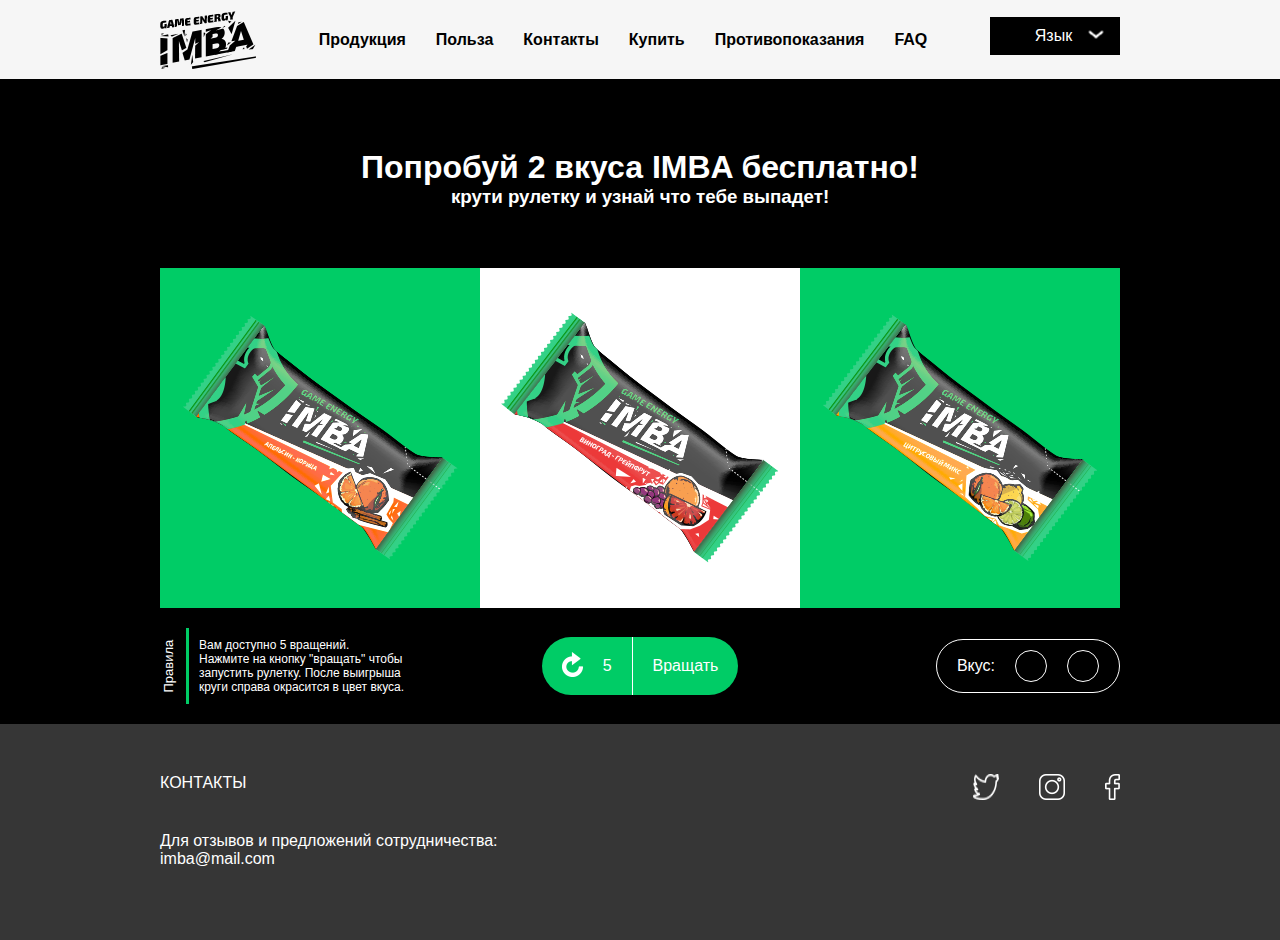
<file: imba/index.html>
<!DOCTYPE html>
<html>
    <head>
        <meta charset="UTF-8">
        <link rel="stylesheet" href="style.css">
        <script src="jquery-3.3.1.min.js"></script>
        <script src="roulette.min.js"></script>
        <script src="script.js"></script>
    </head>
    <body>
        <div class="header">
            <div class="header-content">
                <img src="logo.png"> 
                <div class="menu">
                    <div class="menu-item">
                        <a href="#">Продукция</a>
                    </div>
                    <div class="menu-item">
                        <a href="#">Польза</a>
                    </div>
                    <div class="menu-item">
                        <a href="#">Контакты</a>
                    </div>
                    <div class="menu-item">
                        <a href="#">Купить</a>
                    </div>
                    <div class="menu-item">
                        <a href="#">Противопоказания</a>
                    </div>
                    <div class="menu-item">
                        <a href="#">FAQ</a>
                    </div>
                    
                </div>           
                
                <div class="lang-selector">
                    <div class="arrow">
                        <img src="arrow.png"/>
                    </div>
                    <div class="current-lang">Язык</div>
                    <div class="dropdown">
                        <div class="ru lang"><b>РУССКИЙ</b></div>
                        <div class="en lang"><b>ENGLISH</b></div>
                    </div>
                    

                </div>
            </div>


        </div>
        <div class="content">
                
            <div class="content-content">
            
                <div class="text1">
                    <h1>Попробуй 2 вкуса IMBA бесплатно!</h1>
                    <h3>крути рулетку и узнай что тебе выпадет!</h3>
                </div>
                <div class="roulette">
                    
                           

                            
                    <div class="roulette-conteiner">
                        
                           
    
                            
                        <div class="roulette1">
                            <img src="p3.png"/>
                            <img src="p1.png"/>
                            <img src="p2.png"/>
                        </div>
                    </div> 
                    <div class="roulette-conteiner">
                            <div class="roulette2">
                                <img src="p2.png"/>
                                <img src="p3.png"/>
                                <img src="p1.png"/>
                            </div>
                        </div>
                        <div class="roulette-conteiner">
                                <div class="roulette3">
                                    <img src="p1.png"/>
                                    <img src="p2.png"/>
                                    <img src="p3.png"/>
                                
                                
                                </div>
                                
    
                            
                            </div>
                            
                            



                            

                </div>
                
                <div class="roulette-footer">
                    
                    <div class="roulette-footer-item rules">
                        <div class="rules-title">
                            <div>Правила</div>
                        </div>
                        <div class="rules-line"></div>
                        <div class="rules-text">
                            <p>Вам доступно 5 вращений.</p>
                            <p>Нажмите на кнопку "вращать" чтобы</p>
                            <p>запустить рулетку. После выигрыша</p>
                            <p>круги справа окрасится в цвет вкуса.</p>
                            
                        </div>                        
                    </div>
                    <div class="roulette-footer-item rolle-button">
                        <div class="button">
                            <div class="smart"><img src="Векторный смарт-объект.png"/></div>
                            <div class="count">5</div>
                            <div class="button-item">Вращать</div>
                    
                        </div>

                    </div>
                    <div class="roulette-footer-item taste">
                        <div class="taste-selector">
                            <div class="caption">Вкус:</div>
                            <div class="taste1"></div>
                            <div class="taste2"></div>
                        </div>

                    </div>
                    

                </div>
                <div class="congratulations">
                    <div class="text2">
                        <p><b>Поздравляем!</b> Вы выиграли два бесплатных пробника: <span style="color:#ff6c3d">«Апельсин - корица»</span> и <span style="color:#ec4444">«Виноград греипфрут»</span></p>
                        <p>Введите адрес доставки и электронную почту чтобы мы как можно скорее отправили вам IMBA!</p>

                    </div>
                    <form class="form">
                        <div class="inputs">
                            <input type="text" name="address" id="address" placeholder="Адрес досавки"/>
                            <input type="text" name="email" id="email" placeholder="Эл.почта"/>

                        </div>
                        <div class="buttons">
                            <button type="submit">
                                <div>Отправить</div>
                                <div>
                                    <img src="arrow.png"/>
                                </div>
                            </button>
                        </div>
                    </form>
                    


                </div>
            </div>

        </div>
        <div class="footer">
            <div class="footer-content">
                <div class="text10">
                    <span>КОНТАКТЫ</span>
                    <span>
                        <img src="twitter.png"/>
                        <img src="instagram.png"/>
                        <img src="facebook.png"/>
                    </span>
                </div>
                <div class="text11">
                    <p>Для отзывов и предложений сотрудничества:<br/>
                    imba@mail.com</p>
                </div>
               
            </div>
        </div>





    </body>







</html>
</file>
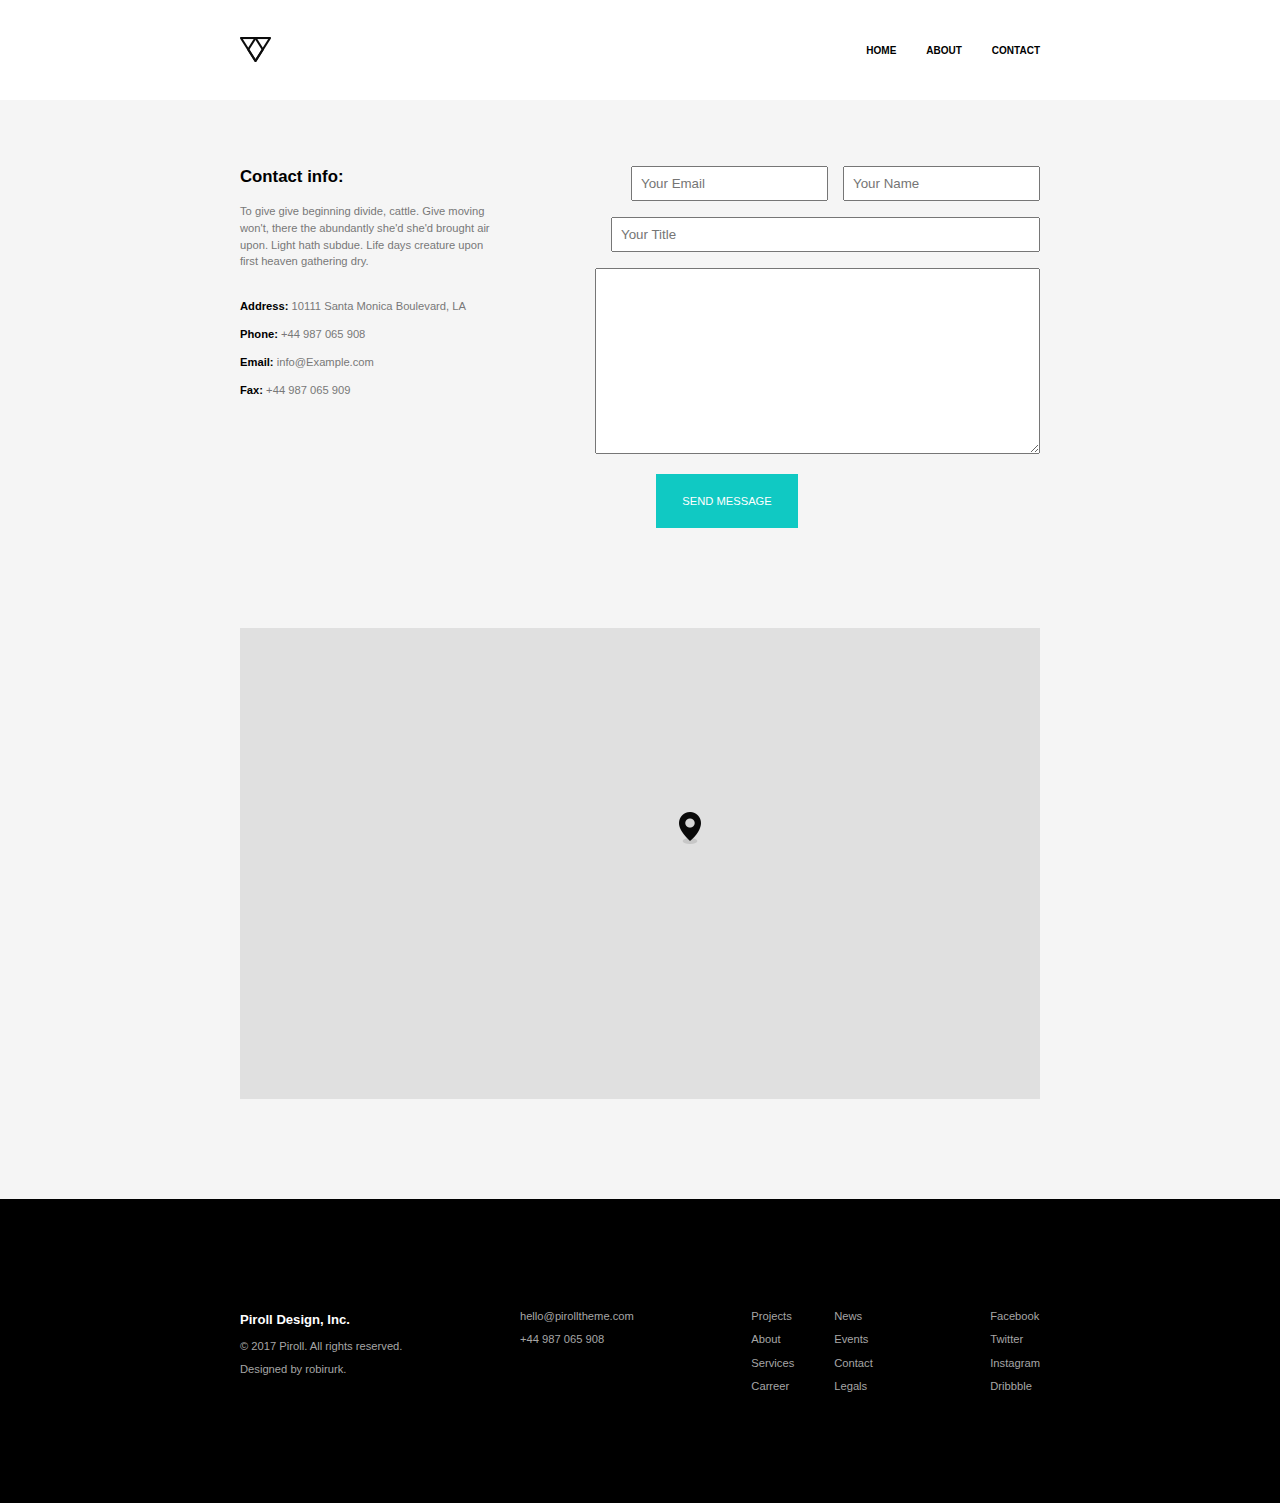
<file: lending/index.html>
<!DOCTYPE html>
<html lang="ru">
<head>
    <meta charset="UTF-8">
    <meta name="viewport" content="width=device-width, initial-scale=1.0">
    <meta http-equiv="X-UA-Compatible" content="ie=edge">
    <title>Document</title>
    <link rel="stylesheet" href="style.css">
    <script defer src="script.js"></script>
</head>
<body>
   
    <div class="header">
        <div class="header-content">
            <div class="logo" ><img src="logo.png" alt=""></div>
            <div class="menu">
                <div class="menu-item">HOME</div>
                <div class="menu-item">ABOUT</div>
                <div class="menu-item">CONTACT</div>
            </div>
        </div>
    </div>
    <div class="content">
                <div class="text"><span class="contetn-text"><p><h2>Contact info:</h2></p></span>
                <p>To give give beginning divide, cattle. Give moving </br>
                    won't, there the abundantly she'd she'd brought air </br>
                    upon. Light hath subdue. Life days creature upon </br>
                    first heaven gathering dry.</p>  </br>
                <b><span class="contetn-text">Address:</b></span>  10111 Santa Monica Boulevard, LA
                <p><b><span class="contetn-text">Phone:</span></b>  +44 987 065 908</p>
                <p><b><span class="contetn-text">Email:</span></b>  info@Example.com</p>
                <p><b><span class="contetn-text">Fax:</span></b>  +44 987 065 909</p>
                </div>
                <div class="input">
                        <form id="form">
                            <div class="form-inpu">
                                <p><input type="email" name="yourName" id="yourName" value="" size="20" placeholder="Your Name" /></p>
                                <p><input type="text" name="yourEmail" id="yourEmail" value="" size="20" placeholder="Your Email" /></p>
                            </div> 
                            <div class="form-input-2">
                            <input type="text" name="yourTitle" id="yourTitle" size="49" placeholder="Your Title" />
                        </div>  
                        <div class="form-input-3">
                            <p><textarea name="yourcomment" id="yourcomment" cols="53" rows="12" placeholder="Your Comment"> </textarea></p>
                        </div>
                     </form>
                    
            </div>
        </div>   
        
                <div class="button">
                          <button class="button1">SEND MESSAGE</button>
                </div>

                <div class="map">
                    <img src="pointer.png" alt="map">
                </div>

                <div class="footer">
                    <div class="footer-text">
                        <div class="footer-text1">
                            <span class="color"><p><h3>Piroll Design, Inc.</h3></p></span>
                            <p>© 2017 Piroll. All rights reserved.</br></p>
                               <p> Designed by robirurk.</p>
                        </div>
                        <div class="footer-text2">
                               <p>hello@pirolltheme.com <br></p> 
                                +44 987 065 908 <br>
                        </div>
                        <div class="div-text">
                            <div class="footer-text3">
                             <p>   Projects <br> </p>
                               <p> About <br></p>
                                <p> Services <br></p>
                               <p> Carreer <br></p>
                            </div>
                        <div class="footer-text4">
                              <p>  News <br></p>
                              <p>  Events <br></p>
                                <p> Contact <br></p>
                                <p>Legals <br></p>
                        </div>
                        </div>
                        <div class="footer-text5">
                                 <p>Facebook <br></p>
                                <p> Twitter <br></p>
                                <p> Instagram <br> </p>
                                <p>Dribbble <br></p>
                        </div>
                        
                    </div>
                </div>

    







</body>
</html>
</file>
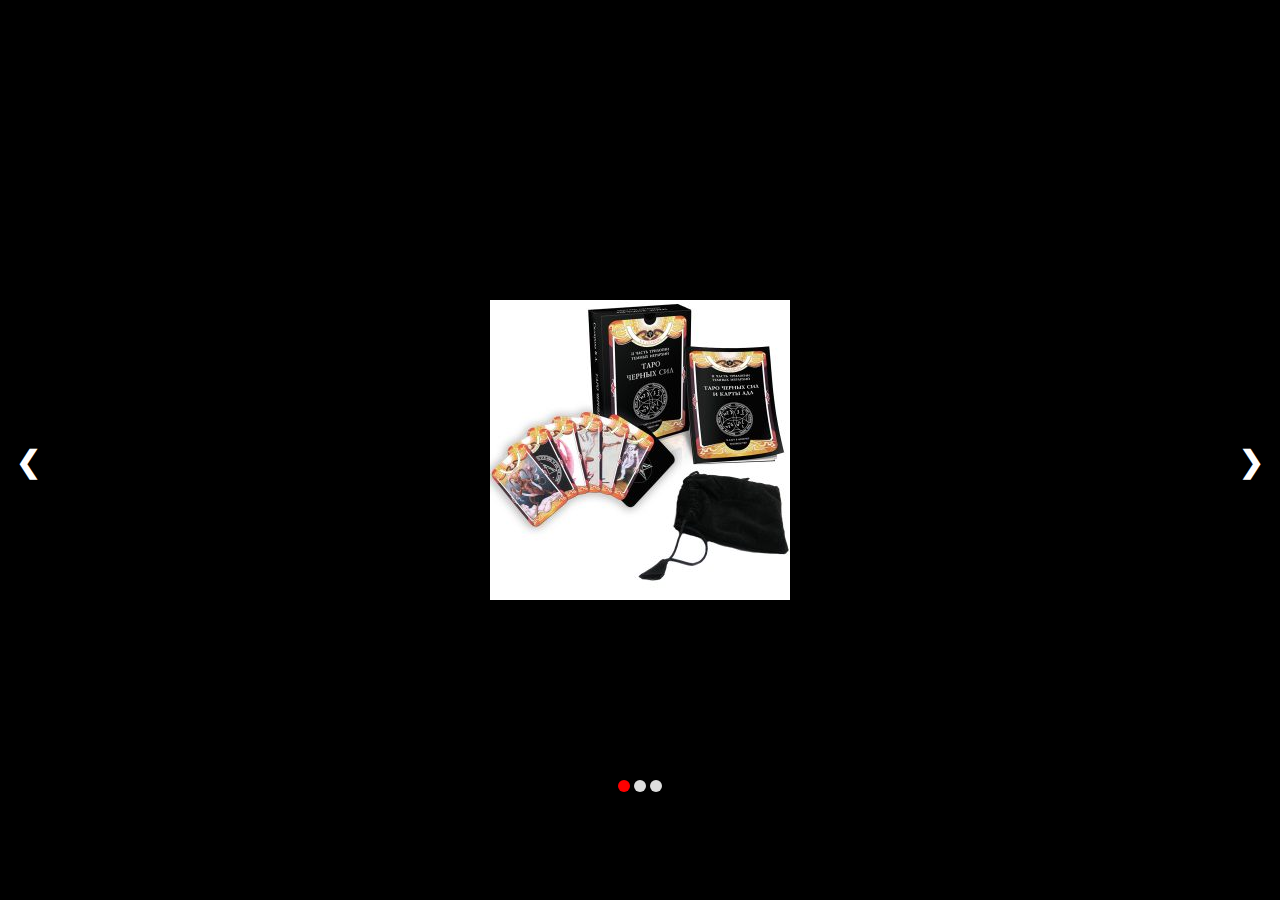
<file: Slider/index.html>
﻿<!DOCTYPE html>
<html lang="en">
<head>
	<meta charset="UTF-8">
	<title>Document</title>
	<link rel="stylesheet" href="style.css">
</head>
<body>
    <div class="block">
<div class="slider" >
    <div class="items-wrapper">
        <div class="item" id="item">
            <img src="img/23000.jpg" alt="Первый слайд">
        </div>
        <div class="item">
            <img src="img/23000_003.jpg" alt="Второй слайд">
        </div>
        <div class="item">
            <img src="img/23000_008.jpg" alt="Третий слайд">
        </div>
    </div>

  	<a class="prev" onclick="minusSlide()">&#10094;</a>
      <a class="next" onclick="plusSlide()">&#10095;</a>
      <div class="slider-dots">
            <span class="slider-dots_item" onclick="currentSlide(1)"></span> 
              <span class="slider-dots_item" onclick="currentSlide(2)"></span> 
              <span class="slider-dots_item" onclick="currentSlide(3)"></span> 
        </div>
    </div>
</div>

<script src="script.js"></script>	
</body>
</html>
</file>
<file: imba/style.css>
html{
    background: black;

}

body{
 margin: 0;   
background: black;
font-family: Arial, Helvetica, sans-serif;
}

.header{
background: #f6f6f6;
height: 79px;
}

.footer{
    background: #363636;
     height: 216px;
}

.header-content{
    width: 960px;
    height: 100%;
    margin: auto;
    display: flex;
    align-items: center;
}

.footer-content{
    width: 960px;
    height: 100%;
    margin: auto;
}

.content-content{
    width: 960px;
    height: 100%;
    margin: 0 auto;
    color: white;
}

.menu{
flex: 1;
display: flex;
justify-content: center;
}
.menu-item a{
color: black;
text-decoration: none;
padding: 10px 15px;
font-weight: 650;
}

.menu-item a:hover{
    background: black;
    color: white;
}
.dropdown{
    position: absolute;
    display: none;
}

.current-lang{
    background: black;
    color: white;
    text-align: center;
    width: 100px;
    padding: 10px 15px;
    cursor: pointer;
}
.lang{
    background: white;
    color: black;
    text-align: center;
    width: 100px;
    padding: 10px 15px;
    cursor: pointer;
}
.lang:first-child{
 border-bottom: 1px solid black;   
}

.text1{
    color: white;
    text-align: center;
    padding-top: 70px;
    padding-bottom: 60px;
}
.text1 h1,
.text1 h3{
    margin: 0;
}

.roulette{
    height: 340px;
    background: #00cc66;
}
.roulette-footer{
    display: flex;
    justify-content:space-between;
    align-items: center;
    padding: 20px 0;
    color: white;
}
.roulette-footer-item{
    flex: 1;
}
.rules-text p{
    margin: 0;
    font-size: 12px;
}
.roulette-footer-item.rules{
    display: flex;
}
.rolle-button{
    display: flex;
    justify-content:center;
}
.taste{
    text-align: right;
}
.rules-title{
    width: 16px;
    font-size: 13px;
}

.rules-title div{
    position: relative;
    bottom: -65%;
    transform: rotate(270deg);
}
.rules-text{
    padding: 10px 0;
}
.rules-line{
    width: 3px;
    margin: 0 10px;
    background: #00cc66;
}
.button{
    display: inline-block;
    background: #00cc66;
    border-radius: 30px;
}

.count,.button-item{
padding: 20px;
display: inline-block;
cursor: pointer;

}
.count{
    border-right: 1px solid white;

}

.taste-selector{
    border: 1px solid white;
    padding: 10px;
    display: flex;
    align-items: center;
    float: right;
    border-radius: 27px;
    
}
.taste1,.taste2{
    width: 30px;
    height: 30px;
    border-radius: 50%;
    border: 1px solid;
    background: black;
    border-color: white;
}
.taste1.selected{
    background: #ff6c3d;
    border-color: #ff6c3d;
}
.taste2.selected{
    background: #ec4444;
    border-color: #ec4444;
}
.taste-selector > div{
    margin: 0 10px;


} 

.text2{
    padding: 20px 0;
    text-align: center;
}

.text2 > p{
margin: 0;
}

.form{
    margin: 10px 0 40px 0;
}

.inputs{
display: flex;
margin-bottom: 30px;
}

.inputs>input{
    flex: 1;
    border: none;
    border-radius: 4px;
    padding: 15px;
}
.inputs>input:first-child{
    margin-right:10px;
}
.inputs>input:last-child{
    margin-left:10px;
}
.form .buttons{
    display: flex;
    justify-content: center;


}
.form .buttons button{
    background: #00cc66;
    border: none;
    padding: 0;
    display: flex;
    color: white;
    box-shadow: 0 0 20px 3px #00cc66;
    cursor: pointer;
}
.form .buttons button div:first-child{
    border-right: 1px solid white;
    padding: 10px 30px;
} 
.form .buttons button div:last-child{
    padding: 10px 15px;
}
.text10{
    padding-top: 50px;
    color: white;
}
.text11{
    margin-top: 40px;
    color: white;
}
.button{
    display: flex;
    align-items: center;
   
}
.button img{
    padding-left: 20px;
}
.text10 span:last-child{
    float: right;
    display: flex;
    padding-left: 5px;
}


.congratulations{
    display: none;
}
.roulette{
    display: flex;
    align-items: stretch;
}
.roulette-conteiner{
    flex: 1;
}
.roulette-conteiner>div{
display: none;
}
.roulette2{
    background: white;
}
.arrow{
    float: right;
    display: flex;
    padding-top: 30px;
    padding-right: 10px;
    transform: rotate(90deg);
}
.text10 img{
    padding-left: 40px;
}
</file>
<file: lending/style.css>
body{
margin: 0;
background: #f5f5f5;
font-family: Arial, Helvetica, sans-serif;
}
.header{
    background: #fff;
    font-size: 10px;
    
}
.header-content{
    max-width: 800px;
    margin: 0 auto;
    display: flex;
    justify-content: space-between;
    align-items: center;
    height: 100px;
}
.menu{
    display: flex;
    font-weight: 900;
    
    
}
.menu-item{
    margin: 15px;
    
}
.menu-item:last-child{
    margin-right: 0;
}
.menu-item:hover{
    color:#39b4af;
    cursor: pointer;
}
.content{
    max-width: 800px;
    margin: 0 auto;
      display: flex;
      color: #787878;
      justify-content: space-between;
      padding-top:50px;
    
    
}
.text{
    font-size: 70%;
    line-height: 1.5;
}
.contetn-text{
    color: black;
}
#yourName,#yourEmail,#yourTitle{
   padding:8px;
}



.form-inpu{
    display: flex;
    flex-direction: row-reverse;
    
}
.form-input-2{
    display: flex;
    flex-direction: row-reverse;
    padding-left: 4px;
}
.form-input-3{
    display: flex;
    flex-direction: row-reverse;
}
.form-inpu :last-child{
    padding-right:15px;
}

.button{
    display: flex;
    justify-content:center;
    
}
.button1{
    border: 20px solid #10c9c3;
    background: #10c9c3;
    color: #fff;
    font-size: 70%;
    cursor: pointer;
    margin-left:174px;
}
.map{
    
    max-width: 800px;
    margin: 100px auto;
     height: 471px;
    background: #e0e0e0;
}
.map>img{
    padding:184px 521px 257px 439px;
}


.footer{
    background: black;
    color:#a6a6a6;
    align-items: center;
    
    
}
.footer-text{
    display: flex;
    justify-content: space-between;
    font-size: 70%;
    padding: 100px;
    max-width: 800px;
    margin: 0 auto;
    
}
.color{
    color: #fff;
}
.div-text{
    display: flex;
    
}
.footer-text4{
    padding-left: 40px;
}
</file>
<file: Slider/style.css>
html, body {
    width: 100%;
    height: 100%;
    margin: 0;
    background: black;
}

.block {
    display: flex;
    justify-content: center;
    align-items: center;
    width: 100%;
    height: 100%;
    position: relative;
    
}

.slider{
    width: 70%;
    height: 70%;
  
}

.items-wrapper {
    height: 100%;
    display: flex;
    justify-content: center;
    align-items: center;
    /* background-color: white; раскомментировать
    Еще один вариант выполнения задачи с изначальным сохранением пропорции картинки (в index.html убрать width="100%" у слайдов)  */
}

.item {
     width: 100%; 
     height: 100%;
     display: flex;
     justify-content: center;
     align-items: center;
    
}

img { 
    
        max-width: 100%; 
        max-height: 100%;

}

.slider .prev, .slider .next {
    cursor: pointer;
    position: absolute;
    top: 0;
    top: 50%;
    width: auto;
    margin-top: -22px;
    padding: 16px;
    color:white;
    font-weight: bolder;
    font-size: 30px;
    transition: 0.6s ease;
    border-radius: 0 3px 3px 0;

} 

.slider .prev {
left: 0;

}

.slider .next {
    right: 0; 
    border-radius: 3px 0 0 3px;

}  

.slider .prev:hover,
.slider .next:hover {
    background-color: grey;

} 

.slider-dots {
    display: flex; 
    justify-content: center;
    position: relative;
    margin-top: 15px; 

} 

 .slider-dots_item {
    cursor: pointer;
    height: 12px;
    width: 12px;
    margin: 0 2px;
    background-color: #ddd;
    border-radius: 50%;
    margin-top: 0;
    transition: background-color 0.6s ease;

} 

.active,
.slider-dots_item:hover {
    background-color:red;

} 

.slider .item {
    -webkit-animation-name: fade;
    -webkit-animation-duration: 1.5s;
    animation-name: fade;
    animation-duration: 1.5s;
}

@-webkit-keyframes fade {
    from {
        opacity: .4
    }
    to {
        opacity: 1
    }
}

@keyframes fade {
    from {
        opacity: .4
    }
    to {
        opacity: 1
    }
}
</file>
